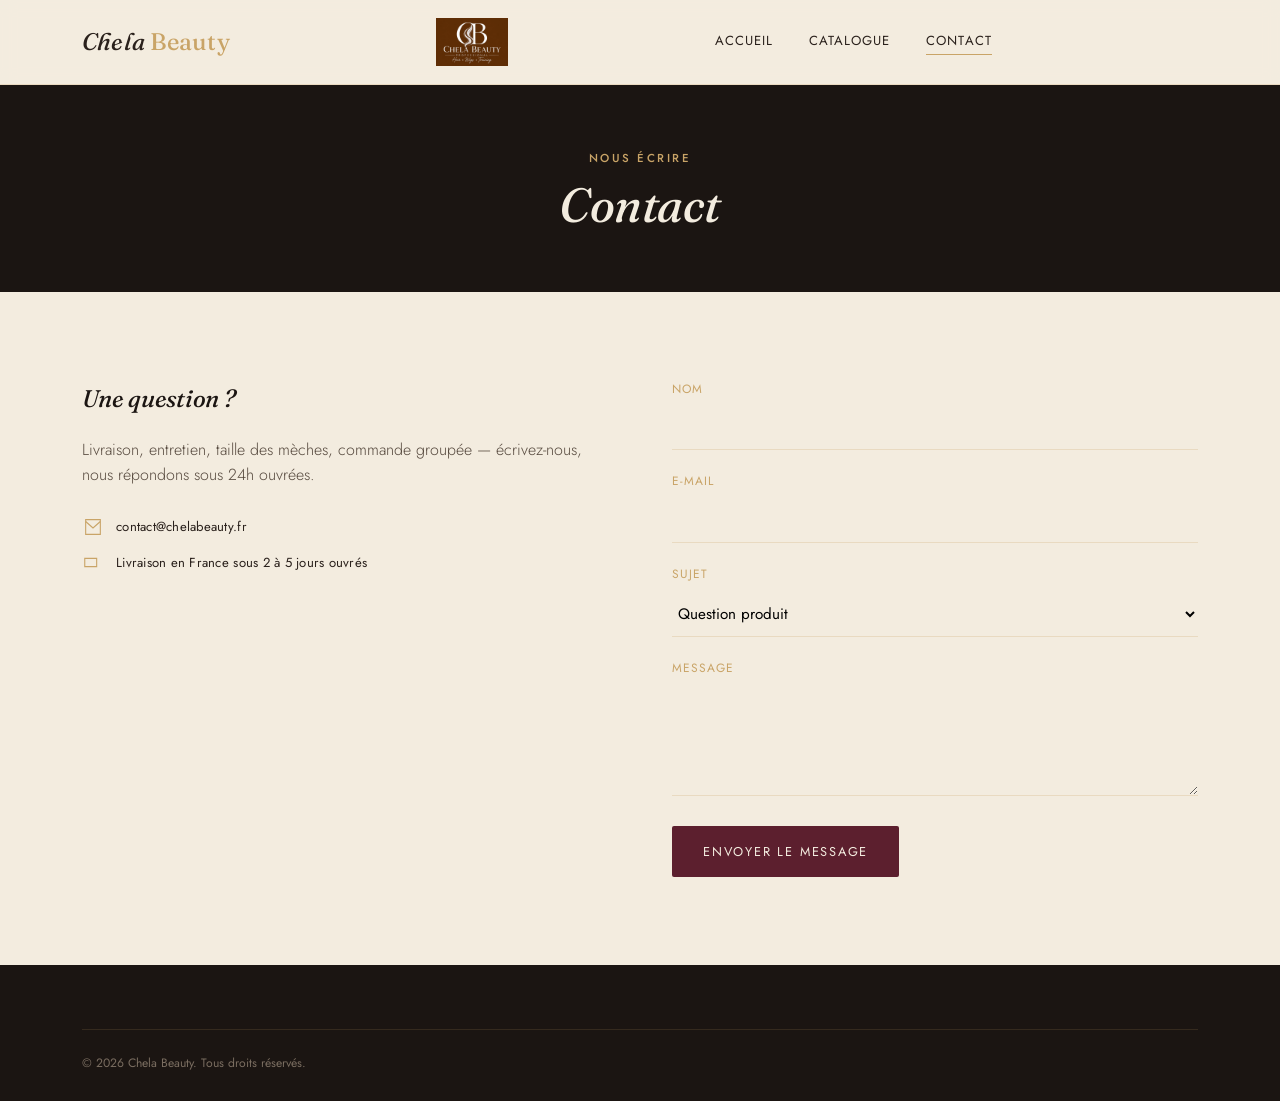
<file: venus/contact.html>
<!DOCTYPE html>
<html lang="fr">
<head>
<meta charset="UTF-8">
<meta name="viewport" content="width=device-width, initial-scale=1.0">
<title>Contact — Chela Beauty</title>
<link rel="stylesheet" href="styles.css">
</head>
<body>

<header class="site-header">
  <div class="nav-row">
    <a href="index.html" class="logo">Chela <span>Beauty</span></a>
    <a href="index.html" class="logo">
  <img src="images/uploads/whatsapp-image-2026-08-18-at-17.11.56.jpeg" alt="Raquel Hair" style="max-height: 48px; width: auto; object-fit: contain;">
</a>
    <nav class="main-nav">
      <a href="index.html">Accueil</a>
      <a href="catalogue.html">Catalogue</a>
      <a href="contact.html" class="active">Contact</a>
    </nav>
    <div class="header-actions">
      <button class="mobile-toggle" aria-label="Ouvrir le menu">☰</button>
    </div>
  </div>
</header>

<div class="page-hero">
  <div class="wrap">
    <div class="eyebrow">Nous écrire</div>
    <h1>Contact</h1>
  </div>
</div>

<section>
  <div class="wrap contact-grid">
    <div>
      <h2 style="font-style:italic; margin-bottom:18px;">Une question ?</h2>
      <p style="color:#55483d; font-weight:300; margin-bottom:28px;">Livraison, entretien, taille des mèches, commande groupée — écrivez-nous, nous répondons sous 24h ouvrées.</p>

      <div class="trust-item" style="margin-bottom:14px;">
        <svg viewBox="0 0 24 24" fill="none"><path d="M4 4h16v16H4z" stroke="currentColor" stroke-width="1.2"/><path d="M4 6l8 7 8-7" stroke="currentColor" stroke-width="1.2"/></svg>
        contact@chelabeauty.fr
      </div>
      <div class="trust-item">
        <svg viewBox="0 0 24 24" fill="none"><path d="M3 7h13v9H3z" stroke="currentColor" stroke-width="1.2"/></svg>
        Livraison en France sous 2 à 5 jours ouvrés
      </div>
    </div>

    <form onsubmit="event.preventDefault(); showToast('Message envoyé ! Nous revenons vers vous sous 24h.'); this.reset();">
      <div class="form-field">
        <label>Nom</label>
        <input type="text" required>
      </div>
      <div class="form-field">
        <label>E-mail</label>
        <input type="email" required>
      </div>
      <div class="form-field">
        <label>Sujet</label>
        <select>
          <option>Question produit</option>
          <option>Suivi de commande</option>
          <option>Retour / échange</option>
          <option>Autre</option>
        </select>
      </div>
      <div class="form-field">
        <label>Message</label>
        <textarea required></textarea>
      </div>
      <button type="submit" class="btn btn-wine">Envoyer le message</button>
    </form>
  </div>
</section>

<footer>
  <div class="wrap">
    <div class="footer-bottom">
      <span>© 2026 Chela Beauty. Tous droits réservés.</span>
    </div>
  </div>
</footer>

<script src="products.js"></script>
</body>
</html>
</file>
<file: venus/styles.css>
/* ============================================
   VÉNUS HAIR — Design tokens
   Palette: Espresso #1B1512 / Ivory #F3ECDF /
            Champagne gold #C9A467 / Deep wine #5C1F2E
   Display: Fraunces (serif) / Body+UI: Jost
   ============================================ */

@import url('https://fonts.googleapis.com/css2?family=Fraunces:ital,opsz,wght@0,9..144,300;0,9..144,450;0,9..144,600;1,9..144,450&family=Jost:wght@300;400;500;600&display=swap');

:root {
  --espresso: #1B1512;
  --espresso-soft: #241D19;
  --ivory: #F3ECDF;
  --ivory-dim: #E8DFCC;
  --gold: #C9A467;
  --gold-soft: #DFC28D;
  --wine: #5C1F2E;
  --wine-bright: #7A2A3D;
  --charcoal: #2A211C;
  --line: rgba(201, 164, 103, 0.25);
  --radius: 2px;
}

* { box-sizing: border-box; margin: 0; padding: 0; }

html { scroll-behavior: smooth; }

body {
  background: var(--ivory);
  color: var(--charcoal);
  font-family: 'Jost', sans-serif;
  font-weight: 400;
  line-height: 1.6;
  -webkit-font-smoothing: antialiased;
}

h1, h2, h3, .display {
  font-family: 'Fraunces', serif;
  font-weight: 450;
  letter-spacing: -0.01em;
  color: var(--espresso);
}

a { color: inherit; text-decoration: none; }

img, svg { display: block; max-width: 100%; }

.eyebrow {
  font-family: 'Jost', sans-serif;
  font-size: 0.72rem;
  letter-spacing: 0.22em;
  text-transform: uppercase;
  color: var(--gold);
  font-weight: 500;
}

.wrap {
  max-width: 1180px;
  margin: 0 auto;
  padding: 0 32px;
}

/* ---------- Header ---------- */
header.site-header {
  position: sticky;
  top: 0;
  z-index: 50;
  background: rgba(243, 236, 223, 0.92);
  backdrop-filter: blur(8px);
  border-bottom: 1px solid var(--line);
}

.nav-row {
  display: flex;
  align-items: center;
  justify-content: space-between;
  padding: 18px 32px;
  max-width: 1180px;
  margin: 0 auto;
}

.logo {
  font-family: 'Fraunces', serif;
  font-size: 1.5rem;
  font-style: italic;
  font-weight: 450;
  letter-spacing: 0.01em;
}

.logo span { color: var(--gold); font-style: normal; }

nav.main-nav {
  display: flex;
  gap: 36px;
}

nav.main-nav a {
  font-size: 0.82rem;
  letter-spacing: 0.08em;
  text-transform: uppercase;
  color: var(--charcoal);
  position: relative;
  padding-bottom: 4px;
}

nav.main-nav a::after {
  content: "";
  position: absolute;
  left: 0; right: 0; bottom: 0;
  height: 1px;
  background: var(--gold);
  transform: scaleX(0);
  transform-origin: right;
  transition: transform 0.3s ease;
}

nav.main-nav a:hover::after,
nav.main-nav a.active::after {
  transform: scaleX(1);
  transform-origin: left;
}

.header-actions { display: flex; align-items: center; gap: 20px; }

.icon-btn {
  width: 34px; height: 34px;
  display: flex; align-items: center; justify-content: center;
  border: 1px solid var(--line);
  border-radius: 50%;
  font-size: 0.8rem;
}

.mobile-toggle { display: none; background: none; border: none; font-size: 1.4rem; cursor: pointer; }

/* ---------- Hero ---------- */
.hero {
  position: relative;
  min-height: 78vh;
  display: flex;
  align-items: flex-end;
  background: linear-gradient(180deg, var(--espresso-soft) 0%, var(--espresso) 100%);
  overflow: hidden;
}

.hero-strands {
  position: absolute;
  inset: 0;
  opacity: 0.5;
}

.hero-inner {
  position: relative;
  z-index: 2;
  padding: 0 32px 80px;
  max-width: 1180px;
  margin: 0 auto;
  width: 100%;
}

.hero .eyebrow { color: var(--gold-soft); margin-bottom: 18px; }

.hero h1 {
  color: var(--ivory);
  font-size: clamp(2.6rem, 6vw, 5rem);
  font-style: italic;
  line-height: 1.02;
  max-width: 780px;
  margin-bottom: 22px;
}

.hero p.lede {
  color: var(--ivory-dim);
  font-size: 1.05rem;
  max-width: 480px;
  margin-bottom: 34px;
  font-weight: 300;
}

.btn {
  display: inline-flex;
  align-items: center;
  gap: 10px;
  padding: 15px 30px;
  font-family: 'Jost', sans-serif;
  font-size: 0.8rem;
  letter-spacing: 0.14em;
  text-transform: uppercase;
  border-radius: var(--radius);
  border: 1px solid transparent;
  cursor: pointer;
  transition: all 0.25s ease;
}

.btn-gold {
  background: var(--gold);
  color: var(--espresso);
}
.btn-gold:hover { background: var(--gold-soft); }

.btn-outline {
  border-color: var(--gold);
  color: var(--ivory);
}
.btn-outline:hover { background: rgba(201,164,103,0.12); }

.btn-wine {
  background: var(--wine);
  color: var(--ivory);
}
.btn-wine:hover { background: var(--wine-bright); }

/* ---------- Signature divider: hair-strand wave ---------- */
.strand-divider {
  width: 100%;
  height: 48px;
  color: var(--gold);
}
.strand-divider path {
  stroke: currentColor;
  stroke-width: 1;
  fill: none;
  stroke-dasharray: 1400;
  stroke-dashoffset: 1400;
  animation: draw 2.4s ease forwards;
}
@keyframes draw { to { stroke-dashoffset: 0; } }

/* ---------- Sections ---------- */
section { padding: 88px 0; }
.section-dark { background: var(--espresso); color: var(--ivory); }
.section-dark h2 { color: var(--ivory); }

.section-head {
  text-align: center;
  max-width: 640px;
  margin: 0 auto 56px;
}
.section-head h2 { font-size: clamp(1.9rem, 3.4vw, 2.6rem); font-style: italic; margin-top: 12px; }
.section-head p { color: #6b5f54; margin-top: 14px; font-weight: 300; }
.section-dark .section-head p { color: #C9BEB0; }

/* ---------- Category pills ---------- */
.filter-row {
  display: flex;
  flex-wrap: wrap;
  gap: 10px;
  justify-content: center;
  margin-bottom: 48px;
}
.pill {
  padding: 9px 20px;
  border: 1px solid var(--line);
  border-radius: 999px;
  font-size: 0.78rem;
  letter-spacing: 0.06em;
  text-transform: uppercase;
  background: transparent;
  cursor: pointer;
  color: var(--charcoal);
  transition: all 0.2s ease;
}
.pill.active, .pill:hover {
  background: var(--espresso);
  color: var(--ivory);
  border-color: var(--espresso);
}

/* ---------- Product grid ---------- */
.grid {
  display: grid;
  grid-template-columns: repeat(4, 1fr);
  gap: 28px;
}

.card {
  background: #fff;
  border: 1px solid var(--line);
  overflow: hidden;
  opacity: 0;
  transform: translateY(16px);
  animation: rise 0.6s ease forwards;
}
@keyframes rise { to { opacity: 1; transform: translateY(0); } }

.card-media {
  aspect-ratio: 4/5;
  background: linear-gradient(135deg, var(--espresso-soft), var(--wine) 140%);
  display: flex;
  align-items: center;
  justify-content: center;
  position: relative;
}
.card-media svg { width: 40%; opacity: 0.55; color: var(--gold-soft); }
.card-media .ph-label {
  position: absolute;
  bottom: 10px; left: 10px;
  font-size: 0.62rem;
  letter-spacing: 0.08em;
  text-transform: uppercase;
  color: var(--gold-soft);
  opacity: 0.7;
}

.card-body { padding: 18px 18px 20px; }
.card-cat {
  font-size: 0.68rem;
  letter-spacing: 0.1em;
  text-transform: uppercase;
  color: var(--gold);
  margin-bottom: 6px;
  font-weight: 500;
}
.card-name { font-family: 'Fraunces', serif; font-size: 1.05rem; margin-bottom: 4px; }
.card-meta { font-size: 0.8rem; color: #7a6d60; margin-bottom: 14px; font-weight: 300; }
.card-foot {
  display: flex;
  align-items: center;
  justify-content: space-between;
}
.card-price { font-family: 'Fraunces', serif; font-size: 1.15rem; }
.card-buy {
  font-size: 0.7rem;
  letter-spacing: 0.1em;
  text-transform: uppercase;
  padding: 9px 16px;
  background: var(--espresso);
  color: var(--ivory);
  border-radius: var(--radius);
  border: none;
  cursor: pointer;
  transition: background 0.2s ease;
}
.card-buy:hover { background: var(--wine); }

/* ---------- Story / feature split ---------- */
.split {
  display: grid;
  grid-template-columns: 1fr 1fr;
  gap: 64px;
  align-items: center;
}
.split-media {
  aspect-ratio: 4/5;
  background: linear-gradient(160deg, var(--gold-soft), var(--wine) 120%);
  display: flex; align-items: center; justify-content: center;
}
.split-media svg { width: 30%; color: var(--ivory); opacity: 0.8; }
.split h2 { font-style: italic; font-size: clamp(1.8rem, 3vw, 2.4rem); margin-bottom: 18px; }
.split p { font-weight: 300; color: #55483d; margin-bottom: 16px; }

/* ---------- Trust strip ---------- */
.trust-strip {
  display: flex;
  justify-content: space-between;
  flex-wrap: wrap;
  gap: 24px;
  padding: 36px 0;
  border-top: 1px solid var(--line);
  border-bottom: 1px solid var(--line);
}
.trust-item { display: flex; align-items: center; gap: 12px; font-size: 0.82rem; letter-spacing: 0.02em; }
.trust-item svg { width: 22px; height: 22px; color: var(--gold); }

/* ---------- Newsletter ---------- */
.newsletter {
  text-align: center;
  padding: 90px 0;
}
.newsletter h2 { font-style: italic; margin-bottom: 12px; }
.newsletter p { color: #6b5f54; font-weight: 300; margin-bottom: 30px; }
.newsletter-form {
  display: flex;
  max-width: 420px;
  margin: 0 auto;
  border-bottom: 1px solid var(--espresso);
}
.newsletter-form input {
  flex: 1;
  border: none;
  background: transparent;
  padding: 12px 4px;
  font-family: 'Jost', sans-serif;
  font-size: 0.95rem;
}
.newsletter-form input:focus { outline: none; }
.newsletter-form button {
  background: none; border: none;
  font-size: 0.78rem;
  letter-spacing: 0.1em;
  text-transform: uppercase;
  cursor: pointer;
  color: var(--wine);
}

/* ---------- Footer ---------- */
footer {
  background: var(--espresso);
  color: var(--ivory-dim);
  padding: 64px 0 28px;
}
.footer-grid {
  display: grid;
  grid-template-columns: 1.4fr 1fr 1fr 1fr;
  gap: 40px;
  margin-bottom: 48px;
}
.footer-grid .logo { color: var(--ivory); margin-bottom: 14px; }
.footer-grid p { font-size: 0.85rem; font-weight: 300; color: #B9AC9B; max-width: 260px; }
.footer-col h4 {
  font-family: 'Jost', sans-serif;
  font-size: 0.75rem;
  letter-spacing: 0.1em;
  text-transform: uppercase;
  color: var(--gold);
  margin-bottom: 16px;
}
.footer-col a, .footer-col li {
  display: block;
  font-size: 0.86rem;
  color: #C9BEB0;
  margin-bottom: 10px;
  list-style: none;
}
.footer-col a:hover { color: var(--gold-soft); }
.footer-bottom {
  border-top: 1px solid rgba(201,164,103,0.15);
  padding-top: 24px;
  display: flex;
  justify-content: space-between;
  flex-wrap: wrap;
  gap: 12px;
  font-size: 0.76rem;
  color: #7a6d60;
}

/* ---------- Simple pages (contact, legal) ---------- */
.page-hero {
  background: var(--espresso);
  color: var(--ivory);
  padding: 64px 0 48px;
  text-align: center;
}
.page-hero h1 { color: var(--ivory); font-style: italic; font-size: clamp(2.2rem, 4vw, 3rem); }

.contact-grid {
  display: grid;
  grid-template-columns: 1fr 1fr;
  gap: 64px;
}
.form-field { margin-bottom: 22px; }
.form-field label {
  display: block;
  font-size: 0.75rem;
  letter-spacing: 0.08em;
  text-transform: uppercase;
  color: var(--gold);
  margin-bottom: 8px;
}
.form-field input, .form-field textarea, .form-field select {
  width: 100%;
  border: none;
  border-bottom: 1px solid var(--line);
  background: transparent;
  padding: 10px 2px;
  font-family: 'Jost', sans-serif;
  font-size: 0.95rem;
}
.form-field input:focus, .form-field textarea:focus, .form-field select:focus { outline: none; border-color: var(--gold); }
.form-field textarea { resize: vertical; min-height: 110px; }

.cart-toast {
  position: fixed;
  bottom: 24px; right: 24px;
  background: var(--espresso);
  color: var(--ivory);
  padding: 14px 22px;
  font-size: 0.85rem;
  border-radius: var(--radius);
  transform: translateY(120%);
  transition: transform 0.35s ease;
  z-index: 100;
  max-width: 320px;
}
.cart-toast.show { transform: translateY(0); }

/* ---------- Responsive ---------- */
@media (max-width: 980px) {
  .grid { grid-template-columns: repeat(2, 1fr); }
  .split, .contact-grid { grid-template-columns: 1fr; }
  .footer-grid { grid-template-columns: 1fr 1fr; }
}
@media (max-width: 640px) {
  nav.main-nav { display: none; }
  .mobile-toggle { display: block; }
  .grid { grid-template-columns: 1fr 1fr; gap: 16px; }
  section { padding: 60px 0; }
  .wrap { padding: 0 20px; }
  .nav-row { padding: 16px 20px; }
}

@media (prefers-reduced-motion: reduce) {
  * { animation-duration: 0.01ms !important; animation-iteration-count: 1 !important; transition-duration: 0.01ms !important; }
}
</file>
